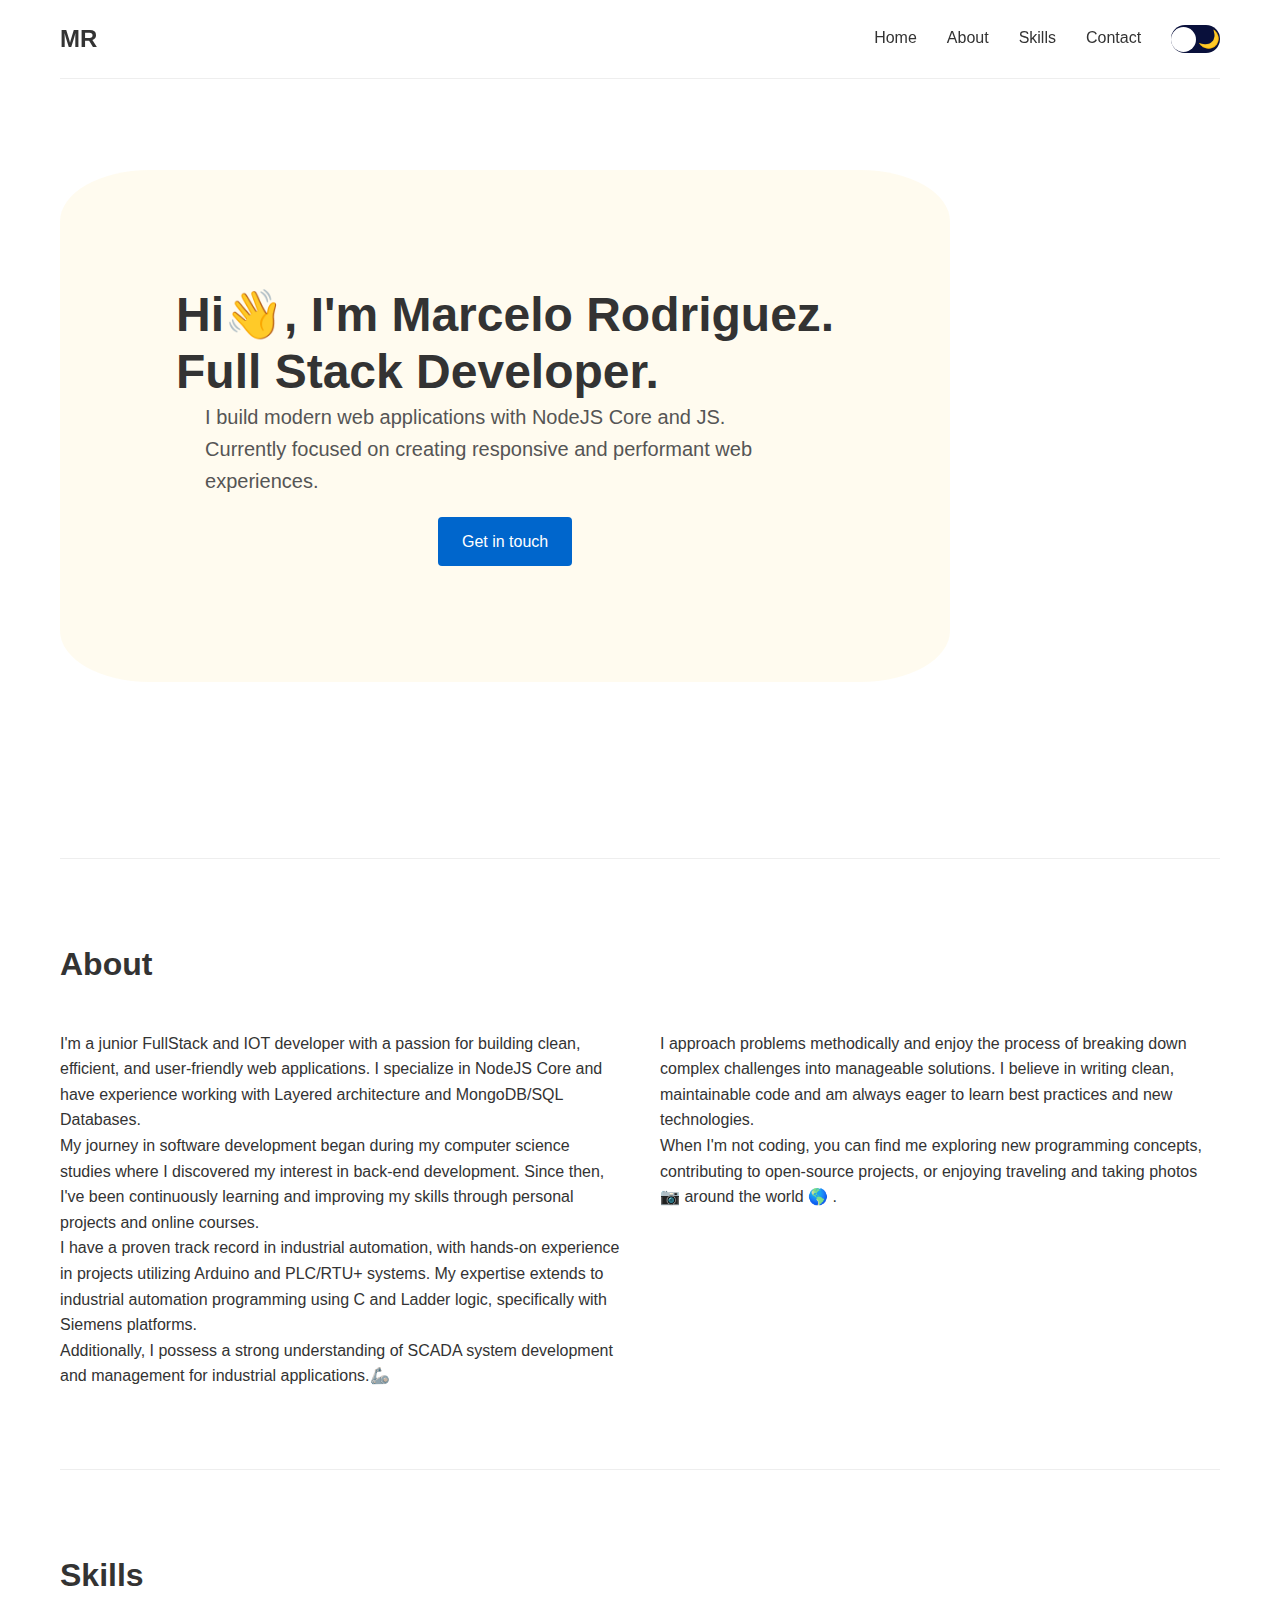
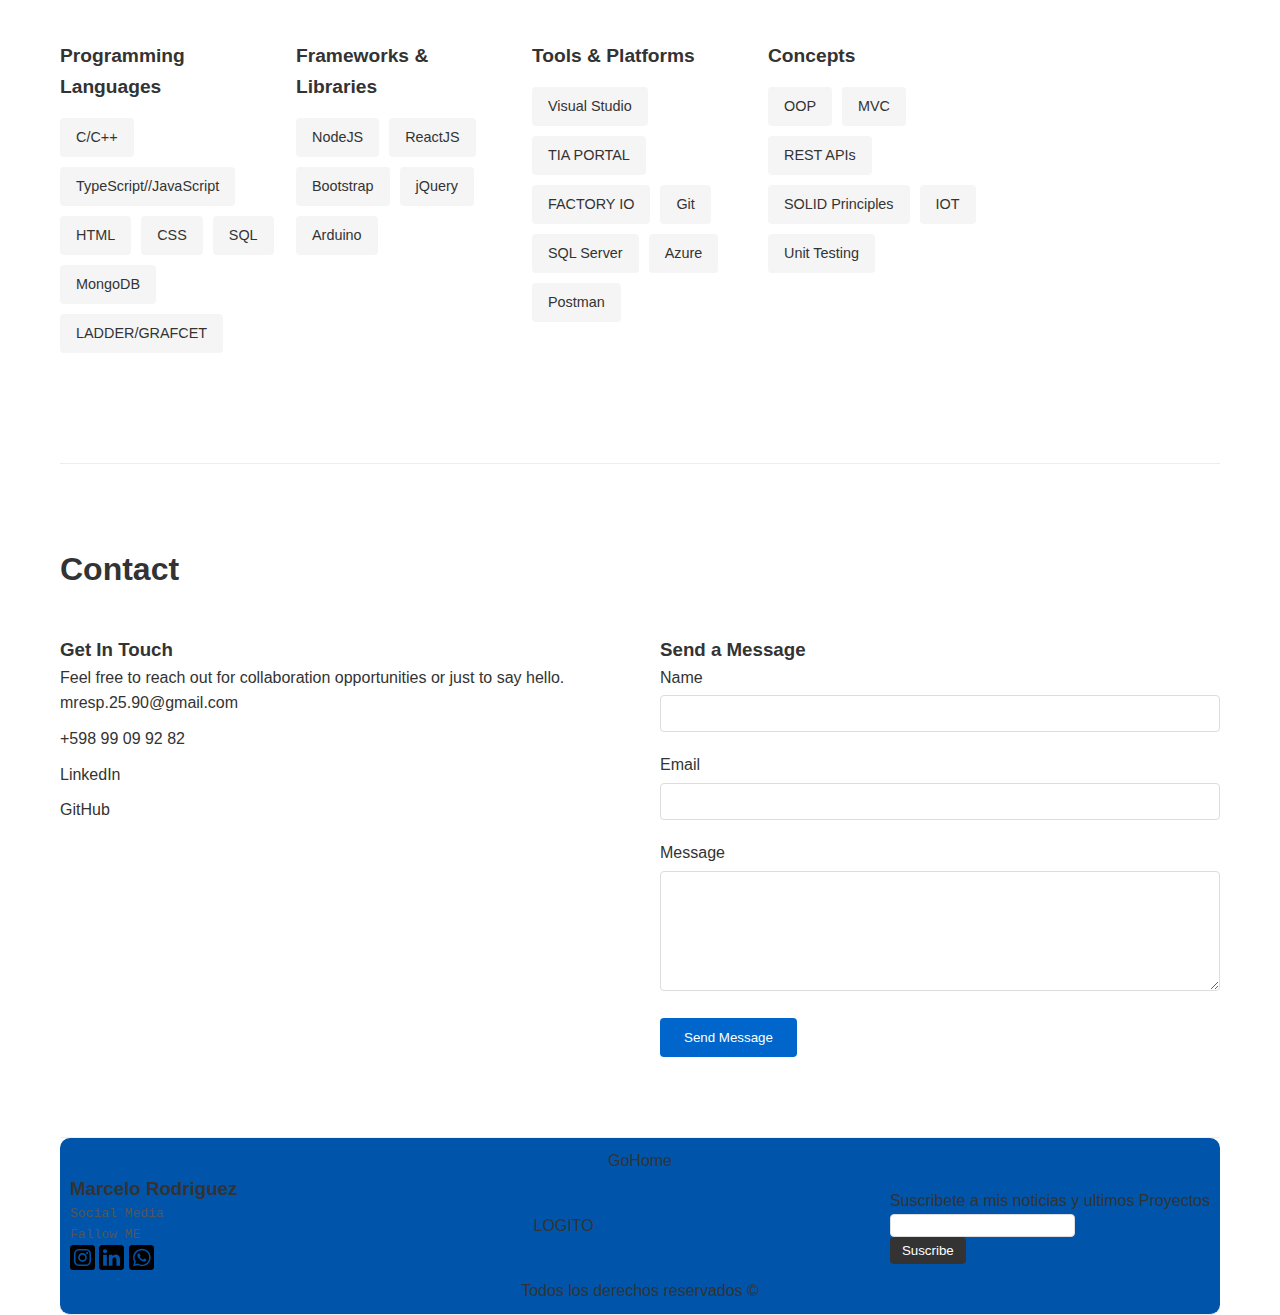
<file: index.html>
<!DOCTYPE html>
<html lang="en">
<head>
    <meta charset="UTF-8">
    <meta name="viewport" content="width=device-width, initial-scale=1.0">
    <title>Garage Tech</title>
    <link rel="stylesheet" href="../assets/css/main.css">
    <!-- Email Library SMTP JS -->
    <script src="https://smtpjs.com/v3/smtp.js"></script>
    <link rel="stylesheet" href="https://cdnjs.cloudflare.com/ajax/libs/font-awesome/6.7.2/css/all.min.css" integrity="sha512-Evv84Mr4kqVGRNSgIGL/F/aIDqQb7xQ2vcrdIwxfjThSH8CSR7PBEakCr51Ck+w+/U6swU2Im1vVX0SVk9ABhg==" crossorigin="anonymous" referrerpolicy="no-referrer" />
</head>
<body>
    <!-- Header/Navigation -->
    <header>
        <div class="logo">MR</div>
        <div class="menu-toggle" id="mobile-menu">☰</div>
        <nav>
            <ul id="nav-menu">
                <li><a href="#profile">Home</a></li>
                <li><a href="#about">About</a></li>
                <li><a href="#skills">Skills</a></li>
                <li><a href="#contact">Contact</a></li>
                <li class="switchMode">
                    ☀️
                    🌙
                </li>
            </ul>
        </nav>
    </header>

    <!-- Profile Section -->
    <section id="profile" class="profile">
        <div class="frame-profile">
            <h1>Hi👋, I'm Marcelo Rodriguez.<br>Full Stack Developer.</h1>
            <p>I build modern web applications with NodeJS Core and JS. Currently focused on creating responsive and performant web experiences.</p>
            <a href="#contact" class="cta-button">Get in touch</a>
        </div>
        <span class="typing-letters">
            <b class='is-hidden'>  
            </b>
        </span>
    </section>
    <!-- About Section -->
    <section id="about">
        <h2 class="section-title">About</h2>
        <div class="about-content">
            <div>
                <p>I'm a junior FullStack and IOT developer with a passion for building clean, efficient, and user-friendly web applications. I specialize in NodeJS Core and have experience working with Layered architecture and MongoDB/SQL Databases.</p>
                <p>My journey in software development began during my computer science studies where I discovered my interest in back-end development. Since then, I've been continuously learning and improving my skills through personal projects and online courses.</p>
                <p>I have a proven track record in industrial automation, with hands-on experience in projects utilizing Arduino and PLC/RTU+ systems. My expertise extends to industrial automation programming using C and Ladder logic, specifically with Siemens platforms.</p>
                <p>Additionally, I possess a strong understanding of SCADA system development and management for industrial applications.🦾</p>
            </div>
            <div>
                <p>I approach problems methodically and enjoy the process of breaking down complex challenges into manageable solutions. I believe in writing clean, maintainable code and am always eager to learn best practices and new technologies.</p>
                <p>When I'm not coding, you can find me exploring new programming concepts, contributing to open-source projects, or enjoying traveling and taking photos 📷 around the world 🌎 .</p>
            </div>
        </div>
    </section>

    <!-- Skills Section -->
    <section id="skills">
        <h2 class="section-title">Skills</h2>
        <div class="skills-container">
            <div class="skill-category">
                <h3>Programming Languages</h3>
                <div class="skill-list">
                    <span class="skill-tag">C/C++</span>
                    <span class="skill-tag">TypeScript//JavaScript</span>
                    <span class="skill-tag">HTML</span>
                    <span class="skill-tag">CSS</span>
                    <span class="skill-tag">SQL</span>
                    <span class="skill-tag">MongoDB</span>
                    <span class="skill-tag">LADDER/GRAFCET</span>
                </div>
            </div>
            
            <div class="skill-category">
                <h3>Frameworks & Libraries</h3>
                <div class="skill-list">
                    <span class="skill-tag">NodeJS</span>
                    <span class="skill-tag">ReactJS</span>
                    <span class="skill-tag">Bootstrap</span>
                    <span class="skill-tag">jQuery</span>
                    <span class="skill-tag">Arduino</span>
                </div>
            </div>
            
            <div class="skill-category">
                <h3>Tools & Platforms</h3>
                <div class="skill-list">
                    <span class="skill-tag">Visual Studio</span>
                    <span class="skill-tag">TIA PORTAL</span>
                    <span class="skill-tag">FACTORY IO</span>
                    <span class="skill-tag">Git</span>
                    <span class="skill-tag">SQL Server</span>
                    <span class="skill-tag">Azure</span>
                    <span class="skill-tag">Postman</span>
                </div>
            </div>
            
            <div class="skill-category">
                <h3>Concepts</h3>
                <div class="skill-list">
                    <span class="skill-tag">OOP</span>
                    <span class="skill-tag">MVC</span>
                    <span class="skill-tag">REST APIs</span>
                    <span class="skill-tag">SOLID Principles</span>
                    <span class="skill-tag">IOT</span>
                    <span class="skill-tag">Unit Testing</span>
                </div>
            </div>
        </div>
    </section>

    <!-- Contact Section -->
    <section id="contact">
        <h2 class="section-title">Contact</h2>
        <div class="contact-container">
            <div class="contact-info">
                <h3>Get In Touch</h3>
                <p>Feel free to reach out for collaboration opportunities or just to say hello.</p>
                <a href="mailto:johndoe@example.com">mresp.25.90@gmail.com</a>
                <a href="tel:+1234567890">+598 99 09 92 82</a>
                <a href="https://www.linkedin.com/in/marroddev" target="_blank">LinkedIn</a>
                <a href="https://github.com/bakiUru" target="_blank">GitHub</a>
            </div>
            
            <div class="contact-form">
                <h3>Send a Message</h3>
                <form id="form-contact">
                    <div class="form-group">
                        <label for="name">Name</label>
                        <input type="text" id="name" name="name" required>
                    </div>
                    
                    <div class="form-group">
                        <label for="email">Email</label>
                        <input type="email" id="email" name="email" required>
                    </div>
                    
                    <div class="form-group">
                        <label for="message">Message</label>
                        <textarea id="message" name="message" required></textarea>
                    </div>
                    
                    <button id="sendEmail" type="submit">Send Message</button>
                </form>
            </div>
        </div>
    </section>
    <section class="footer">
        <div class="up-footer">
            <i class="fa-house-flag"></i>
            <a href="#profile">GoHome</a>
        </div>
        <div class="content-footer">
            <div class="content-socialMedia">
                <h3>Marcelo Rodriguez</h3>
                <p class="simpleText">Social Media</p>
                <p class="simpleText">Fallow ME</p>
                <a href=""><img src="../assets/image/icons/instagram icon.svg" alt=""></a>
                <a href=""><img src="../assets/image/icons/linkedin icon.svg" alt=""></a>
                <a href=""><img src="../assets/image/icons/whatsapp icon.svg" alt=""></a>
            </div>
            <div class="content-Logo-footer">
                LOGITO
            </div>
            <div class="content-suscribe">   
                <p>Suscribete a mis noticias y ultimos Proyectos</p>
                <input type="text" name="suscription">
                <button type="submit">Suscribe</button>
            </div>
        </div>
        <div class="down-footer">
            <p>Todos los derechos reservados ©</p>
        </div>
    </section>
    <!-- JavaScript for mobile menu toggle -->
    <script src="../assets/js/lettersAnimation.js"></script>
    <script src="../assets/js/responsive.js"></script>
    <script src="../assets/js/switchMode.js"></script>
    <script src="../assets/js/contactEmail.js"></script>
</body>
</html>
</file>
<file: assets/css/main.css>
/* Base styles */
        * {
            margin: 0;
            padding: 0;
            box-sizing: border-box;
        }
        
        :root {
            --primary-color: #0066cc;
            --primary-dark: #0055aa;
            --profile-color: #fcc11e12;
            --text-color: #333;
            --text-light: #555;
            --bg-color: #fff;
            --bg-alt: #f5f5f5;
            --border-color: #eee;
            --container-width: 1200px;
            --heading-font: 'Inter', -apple-system, BlinkMacSystemFont, sans-serif;
            --body-font: 'Inter', -apple-system, BlinkMacSystemFont, sans-serif;
            --transition-time: 0.5s;
        }
        /*Dark MODE*/
        body.dark {
            --primary-color: #fdc21c;
            --primary-dark: #fcbf1e;
            --text-color: #fff;
            --text-light: #ccc;
            --bg-color: #333;
            --bg-alt: #444;
            --border-color: #555;
            --profile-color: #aeadaa25;
        }
        body {
            background-color: var(--background-color);
            color: var(--text-color);
            transition: background-color var(--transition-time),
                        color var(--transition-time);
            font-family: var(--body-font);
            line-height: 1.6;
            color: var(--text-color);
            background-color: var(--bg-color);
            max-width: var(--container-width);
            margin: 0 auto;
            padding: 0 20px;
        }
        
        h1, h2, h3 {
            font-family: var(--heading-font);
            font-weight: 600;
        }
        
        a {
            text-decoration: none;
            color: var(--text-color);
            transition: color 0.3s ease;
        }
        
        a:hover {
            color: var(--primary-color);
        }
        
        section {
            padding: 80px 0;
            border-bottom: 1px solid var(--border-color);
        }
        
        /* Header/Navigation - Sticky */
        header {
            padding: 20px 0;
            display: flex;
            justify-content: space-between;
            align-items: center;
            background-color: var(--bg-color);
            position: sticky;
            top: 0;
            z-index: 1000;
            border-bottom: 1px solid var(--border-color);
            width: 100%;
            max-width: calc(var(--container-width) - 40px);
        }
        
        .logo {
            font-size: 1.5rem;
            font-weight: 700;
        }
        
        nav ul {
            display: flex;
            list-style: none;
        }
        
        nav ul li {
            margin-left: 30px;
        }
        .switchMode{
            background-color: #09103b;
            border-radius: 100px;
            border: #000000 2px;
            display: flex;
            align-items: center;
            justify-content: space-between;
            position: relative;
            cursor: pointer;
            font-size: 1.1rem;
            color: #fdc21c;
            user-select: none;
        }

        #nav-menu li:last-child::before{
            content: "";
            position: absolute;
            height: 25px;
            width: 25px;
            border-radius: 50% ;
            background-color: #fff;
            border: solid 20px thin #000000;
            left: 0;
            right: unset;
        }
        #nav-menu li:last-child.active::before{
            right: 0;
            left: unset;
            border: solid thin #fff;
        }

        #nav-menu li:last-child.active{
            background-color: rgb(235, 140, 72);
            border: solid 2px #fff;
        }
        /* Mobile navigation */
        .menu-toggle {
            display: none;
            cursor: pointer;
            font-size: 1.5rem;
        }
        
        /* Profile Section */
        .frame-profile{

            display: flex;
                flex-wrap: wrap;
                padding: inherit;
                align-items: center;
                height: 65vh;
                width: 40vmax;
                background-color: var(--profile-color);
                border-radius: 10%;
                justify-content: space-evenly;
                flex-direction: column;
        }
        .profile {
            display: flex;
            flex-direction: column;
            align-items: flex-start;
            gap: 20px;
            min-height: calc(100vh - 120px);
            justify-content: center;
            padding-top: 40px;
        }
        
        .profile h1 {
            font-size: 3rem;
            line-height: 1.2;
        }
        
        .profile p {
            font-size: 1.25rem;
            max-width: 600px;
            color: var(--text-light);
        }
        
        .cta-button {
            margin-top: 20px;
            display: inline-block;
            padding: 12px 24px;
            background-color: var(--primary-color);
            color: white;
            border-radius: 4px;
            font-weight: 500;
            transition: background-color 0.3s ease;
        }
        
        .cta-button:hover {
            background-color: var(--primary-dark);
            color: white;
        }
        /* Letters show behavior */
        .typing-letters b i{
            opacity: 0;
        }
        .in{
            opacity: 1;
        }
        /* About Section */
        .about-content {
            display: grid;
            grid-template-columns: 1fr 1fr;
            gap: 40px;
        }
        
        .section-title {
            font-size: 2rem;
            margin-bottom: 40px;
        }
        
        /* Skills Section */
        .skills-container {
            display: grid;
            grid-template-columns: repeat(auto-fill, minmax(200px, 1fr));
            gap: 20px;
        }
        
        .skill-category {
            margin-bottom: 30px;
        }
        
        .skill-category h3 {
            margin-bottom: 15px;
            font-size: 1.2rem;
        }
        
        .skill-list {
            display: flex;
            flex-wrap: wrap;
            gap: 10px;
        }
        
        .skill-tag {
            background-color: var(--bg-alt);
            padding: 8px 16px;
            border-radius: 4px;
            font-size: 0.9rem;
        }
        
        /* Contact Section */
        .contact-container {
            display: grid;
            grid-template-columns: 1fr 1fr;
            gap: 40px;
        }
        
        .contact-info a {
            display: block;
            margin-bottom: 10px;
        }
        
        .contact-form .form-group {
            margin-bottom: 20px;
        }
        
        .contact-form label {
            display: block;
            margin-bottom: 5px;
        }
        
        .contact-form input,
        .contact-form textarea {
            width: 100%;
            padding: 10px;
            border: 1px solid #ddd;
            border-radius: 4px;
            font-family: inherit;
        }
        
        .contact-form textarea {
            height: 120px;
            resize: vertical;
        }
        
        .contact-form button {
            background-color: var(--primary-color);
            color: white;
            border: none;
            padding: 12px 24px;
            border-radius: 4px;
            cursor: pointer;
            font-weight: 500;
            transition: background-color 0.3s ease;
        }
        
        .contact-form button:hover {
            background-color: var(--primary-dark);
        }
        
        /* Section Footer */
        .footer{
            display: flex;
            justify-content: center;
            flex-direction: column;
            align-items: stretch;
            padding: 10px;
            background-color: #0055aa;
            border-radius: 10px;
        }
        .up-footer,
        .down-footer{
            display: flex;
            justify-content: center;
        }

        .content-footer{
            display: flex;
            justify-content: space-between;
            flex-direction: row;
            align-items: center;
        }
        .simpleText{
            font-size: medium;
            color: #555;
            font-family: monospace;
        }
        .content-socialMedia img{
            width: 25px;
            height: 25px;
        }
        .content-suscribe{
            display: flex;
            align-items: flex-start;
            flex-direction: column;
        }
        .content-suscribe input{
            padding: 3px;
            border: 1px solid #ddd;
            border-radius: 4px;
            font-family: inherit;
        }

        .content-suscribe button{
            background-color: var(--text-color);
            color: white;
            border: none;
            padding: 6px 12px;
            border-radius: 4px;
            cursor: pointer;
            font-weight: 100;
            transition: background-color 0.3s ease;
        }
        .content-suscribe button:hover {
            background-color: var(--text-light);
        }
        /* Smooth scrolling behavior */
        html {
            scroll-behavior: smooth;
            scroll-padding-top: 80px;
        }
        
        /* Responsive Design - Tablet */
        @media screen and (max-width: 1024px) {
            .frame-profile{
                width: auto;
                height: auto;
                padding: 10%;
            }
            .profile h1 {
                font-size: 2.5rem;
            }
            
            .skills-container {
                grid-template-columns: repeat(2, 1fr);
            }
        }
        
        /* Responsive Design - Mobile */
        @media screen and (max-width: 1366px) {
            .frame-profile{
                width: auto;
                height: auto;
                padding: 10%;
            }

        }
        @media screen and (max-width: 768px) {
            .frame-profile{
                width: auto;
                height: auto;
                padding: 10%;
            }
            .menu-toggle {
                display: block;
            }
            
            nav ul {
                position: fixed;
                top: 70px;
                left: 0;
                width: 100%;
                background-color: var(--bg-color);
                flex-direction: column;
                align-items: center;
                padding: 20px 0;
                border-bottom: 1px solid var(--border-color);
                transform: translateY(-100%);
                opacity: 0;
                visibility: hidden;
                transition: all 0.3s ease;
                box-shadow: 0 4px 6px rgba(0, 0, 0, 0.1);
            }
            
            nav ul.active {
                transform: translateY(0);
                opacity: 1;
                visibility: visible;
            }
            
            nav ul li {
                margin: 15px 0;
            }
            
            .about-content,
            .contact-container {
                grid-template-columns: 1fr;
            }
            
            .profile {
                min-height: auto;
                padding: 100px 0 40px;
            }
            
            .profile h1 {
                font-size: 2rem;
            }
            
            .profile p {
                font-size: 1.1rem;
            }
            
            .section-title {
                font-size: 1.75rem;
            }
            
            .skills-container {
                grid-template-columns: 1fr;
            }
            
            section {
                padding: 60px 0;
            }
        }
        
        /* Responsive Design - Small Mobile */
        @media screen and (max-width: 480px) {
            .frame-profile{
                width: auto;
                height: auto;
                padding: 10%;
            }
            .profile h1 {
                font-size: 1.75rem;
            }
            
            .cta-button {
                width: 100%;
                text-align: center;
            }
            
            .section-title {
                font-size: 1.5rem;
            }
        }
</file>
